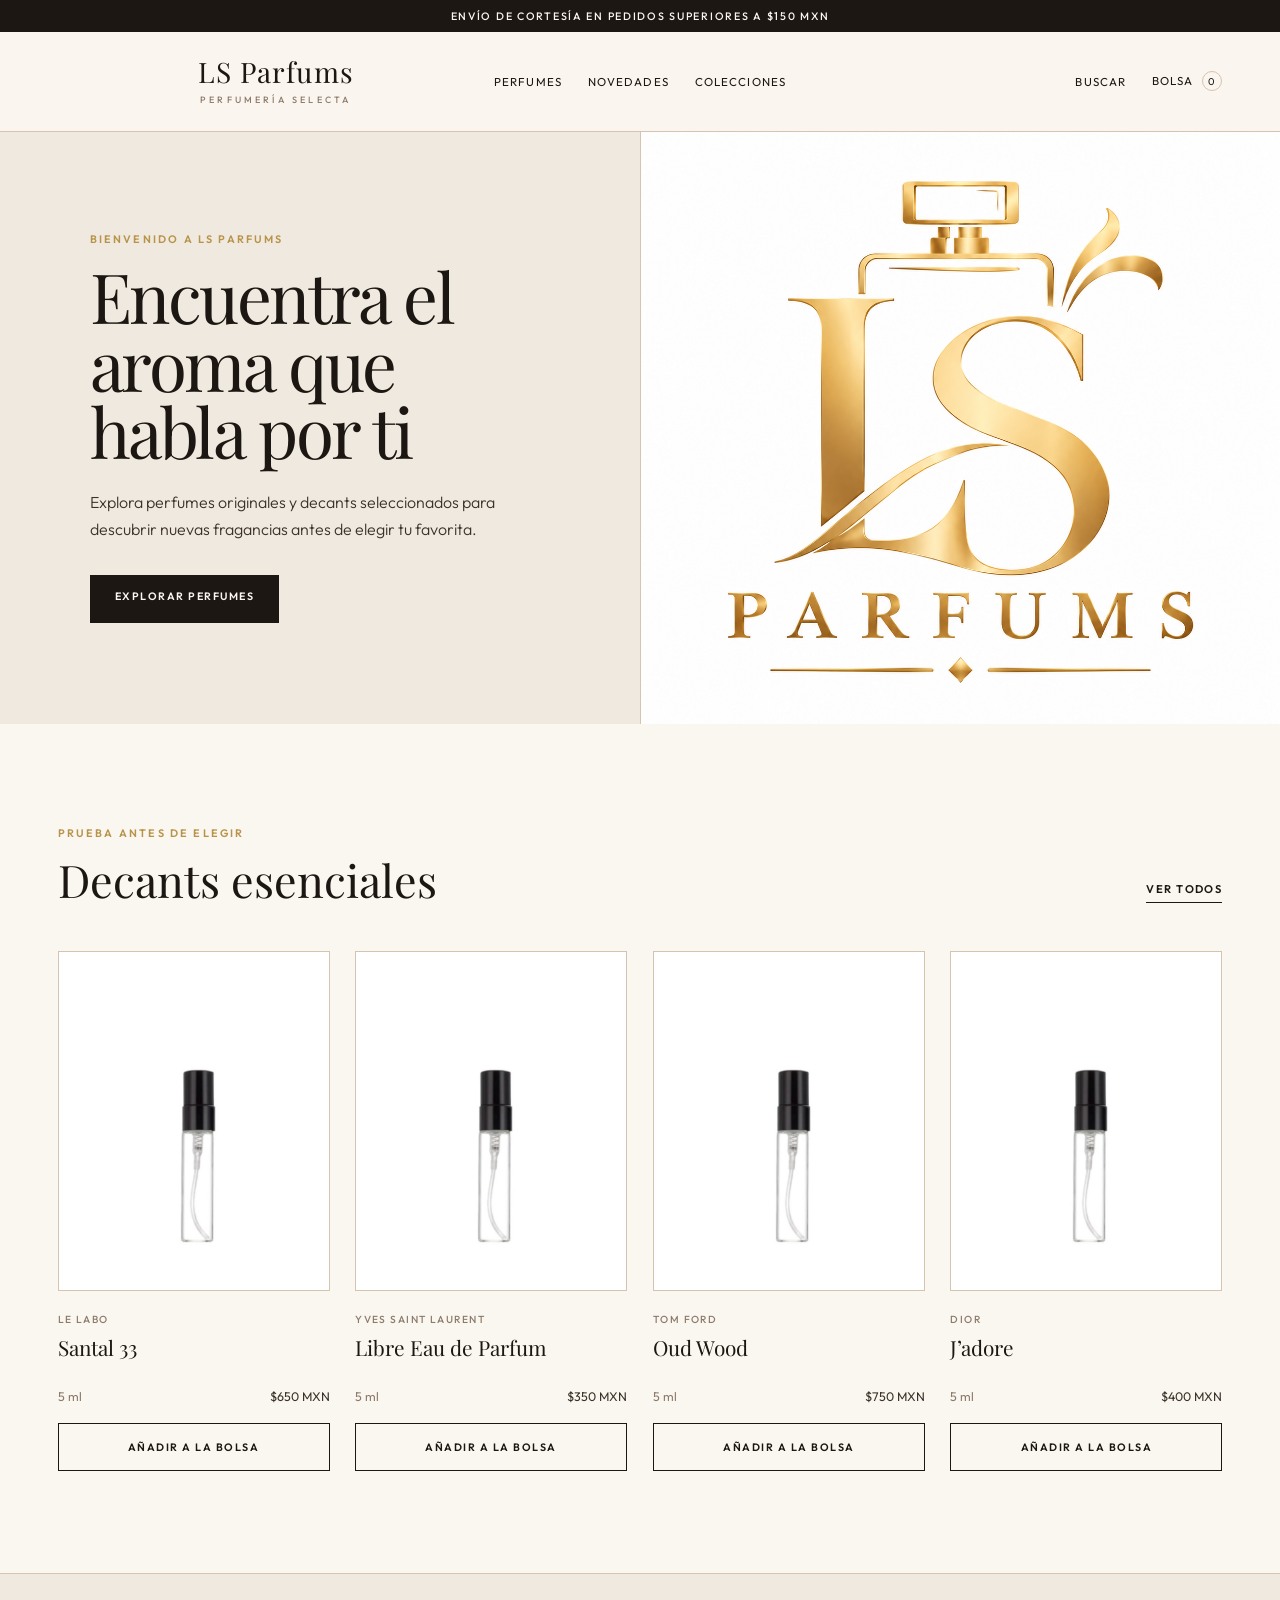
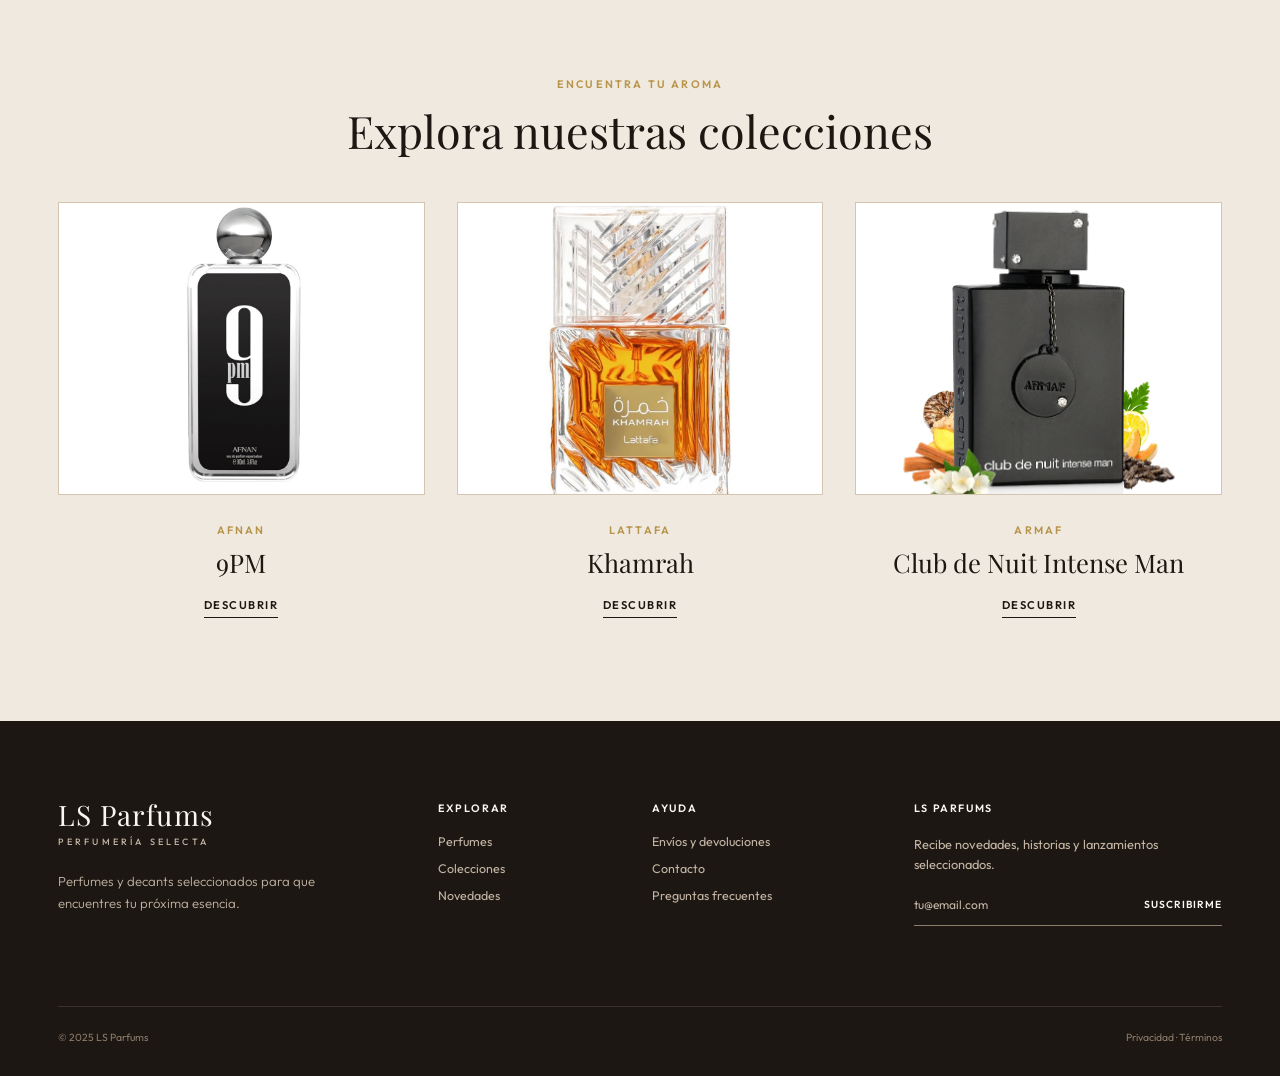
<file: index.html>
<!doctype html>
<html lang="es">

  <head>
    <meta charset="UTF-8" />
    <meta name="viewport" content="width=device-width, initial-scale=1.0" />
    <meta name="description" content="LS Parfums: perfumes originales, decants y fragancias árabes. Precios en pesos mexicanos." />
    <title>Inicio | LS Parfums</title>
    <link rel="stylesheet" href="css/estilos.css" />
    
  </head>
  <body>
    <div class="page-shell">
      
    <div class="announcement">Envío de cortesía en pedidos superiores a $150 MXN</div>
    <header class="site-header">
      <a class="text-control mobile-only" href="catalogo.html">Catálogo</a>
      <a class="brand-mark" href="index.html" aria-label="LS Parfums, inicio">
          <span class="brand-mark__name">LS Parfums</span>
          <span class="brand-mark__tagline">Perfumería selecta</span>
        </a>

      <nav class="main-nav" id="main-nav" aria-label="Navegación principal">
        <a href="catalogo.html">Perfumes</a>
        <a href="catalogo.html">Novedades</a>
        <a href="index.html#colecciones">Colecciones</a>
      </nav>

      <div class="header-actions">
        <button class="text-control" type="button" disabled>Buscar</button>
        <button class="bag-control" type="button" disabled>Bolsa <span>0</span></button>
      </div>
    </header>
      
    <main>
      <section class="hero">
        <div class="hero__copy">
          <p class="eyebrow">Bienvenido a LS Parfums</p>
          <h1>Encuentra el aroma que habla por ti</h1>
          <p class="hero__description">Explora perfumes originales y decants seleccionados para descubrir nuevas fragancias antes de elegir tu favorita.</p>
          <a class="primary-button" href="catalogo.html">Explorar perfumes</a>
        </div>
        
            <div class="image-placeholder image-placeholder--tall">
              
              <img src="imagenes/logotipoLS.png" alt="Imagen principal de campaña" fetchpriority="high" />
              <span>Imagen principal de campaña</span>
            </div>
      </section>

      <section class="section section--products" id="decants">
        <div class="section-heading">
          <div><p class="eyebrow">Prueba antes de elegir</p><h2>Decants esenciales</h2></div>
          <a class="underlined-button" href="catalogo.html">Ver todos</a>
        </div>
        <div class="product-grid">
          
          <article class="product-card">
            
            <div class="image-placeholder">
              <img src="imagenes/decant 5ml.jpg" alt="Imagen de Santal 33" loading="lazy" />
              <span>Imagen de Santal 33</span>
            </div>
            <div class="product-card__copy">
              <p class="product-card__house">Le Labo</p>
              <h3>Santal 33</h3>
              <div class="product-card__meta"><span>5 ml</span><span>$650 MXN</span></div>
              <button class="outline-button" type="button" disabled>Añadir a la bolsa</button>
            </div>
          </article>

          <article class="product-card">
            
            <div class="image-placeholder">
              <img src="imagenes/decant 5ml.jpg" alt="Imagen de Libre Eau de Parfum" loading="lazy" />
              <span>Imagen de Libre Eau de Parfum</span>
            </div>
            <div class="product-card__copy">
              <p class="product-card__house">Yves Saint Laurent</p>
              <h3>Libre Eau de Parfum</h3>
              <div class="product-card__meta"><span>5 ml</span><span>$350 MXN</span></div>
              <button class="outline-button" type="button" disabled>Añadir a la bolsa</button>
            </div>
          </article>

          <article class="product-card">
            
            <div class="image-placeholder">
              <img src="imagenes/decant 5ml.jpg" alt="Imagen de Oud Wood" loading="lazy" />
              <span>Imagen de Oud Wood</span>
            </div>
            <div class="product-card__copy">
              <p class="product-card__house">Tom Ford</p>
              <h3>Oud Wood</h3>
              <div class="product-card__meta"><span>5 ml</span><span>$750 MXN</span></div>
              <button class="outline-button" type="button" disabled>Añadir a la bolsa</button>
            </div>
          </article>

          <article class="product-card">
            
            <div class="image-placeholder">
              <img src="imagenes/decant 5ml.jpg" alt="Imagen de J’adore" loading="lazy" />
              <span>Imagen de J’adore</span>
            </div>
            <div class="product-card__copy">
              <p class="product-card__house">Dior</p>
              <h3>J’adore</h3>
              <div class="product-card__meta"><span>5 ml</span><span>$400 MXN</span></div>
              <button class="outline-button" type="button" disabled>Añadir a la bolsa</button>
            </div>
          </article>
        </div>
      </section>
      <section class="section section--collections" id="colecciones">
        <div class="section-heading section-heading--centered">
          <div><p class="eyebrow">Encuentra tu aroma</p><h2>Explora nuestras colecciones</h2></div>
        </div>
        <div class="collection-grid">
          
          <article class="collection-card">
            <div class="image-placeholder">
              <img src="imagenes/afnan9PM.jpg" alt="Imagen de 9PM" loading="lazy" />
              <span>Imagen de 9PM</span>
            </div>
            <p class="eyebrow">Afnan</p>
            <h3>9PM</h3>
            <button class="underlined-button" type="button" disabled>Descubrir</button>
          </article>

          <article class="collection-card">
            
            <div class="image-placeholder">
              <img src="imagenes/lattafakhamra.jpg" alt="Imagen de Khamrah" loading="lazy" />
              <span>Imagen de Khamrah</span>
            </div>
            <p class="eyebrow">Lattafa</p>
            <h3>Khamrah</h3>
            <button class="underlined-button" type="button" disabled>Descubrir</button>
          </article>

          <article class="collection-card">
            <div class="image-placeholder">
              <img src="imagenes/club de nuite intense man.webp" alt="Imagen de Club de Nuit Intense Man" loading="lazy" />
              <span>Imagen de Club de Nuit Intense Man</span>
            </div>
            <p class="eyebrow">Armaf</p>
            <h3>Club de Nuit Intense Man</h3>
            <button class="underlined-button" type="button" disabled>Descubrir</button>
          </article>
        </div>
      </section>
    </main>
      
    <footer class="site-footer">
      <div class="footer-intro">
        <a class="brand-mark" href="index.html" aria-label="LS Parfums, inicio">
          <span class="brand-mark__name">LS Parfums</span>
          <span class="brand-mark__tagline">Perfumería selecta</span>
        </a>
        <p>Perfumes y decants seleccionados para que encuentres tu próxima esencia.</p>
      </div>
      <div class="footer-column">
        <p class="footer-title">Explorar</p>
        <a href="catalogo.html">Perfumes</a>
        <a href="index.html#colecciones">Colecciones</a>
        <a href="catalogo.html">Novedades</a>
      </div>

      <div class="footer-column">
        <p class="footer-title">Ayuda</p>
        <button type="button" disabled>Envíos y devoluciones</button>
        <button type="button" disabled>Contacto</button>
        <button type="button" disabled>Preguntas frecuentes</button>
      </div>

      <div class="footer-newsletter">
        <p class="footer-title">LS Parfums</p>
        <p>Recibe novedades, historias y lanzamientos seleccionados.</p>
        <div class="newsletter-field">
          <span>tu@email.com</span>
          <button type="button" disabled>Suscribirme</button>
        </div>
      </div>

      <div class="footer-bottom">
        <span>© 2025 LS Parfums</span>
        <span>Privacidad · Términos</span>
      </div>
    </footer>
    </div>
    
    
    
    
    
  </body>
</html>
</file>
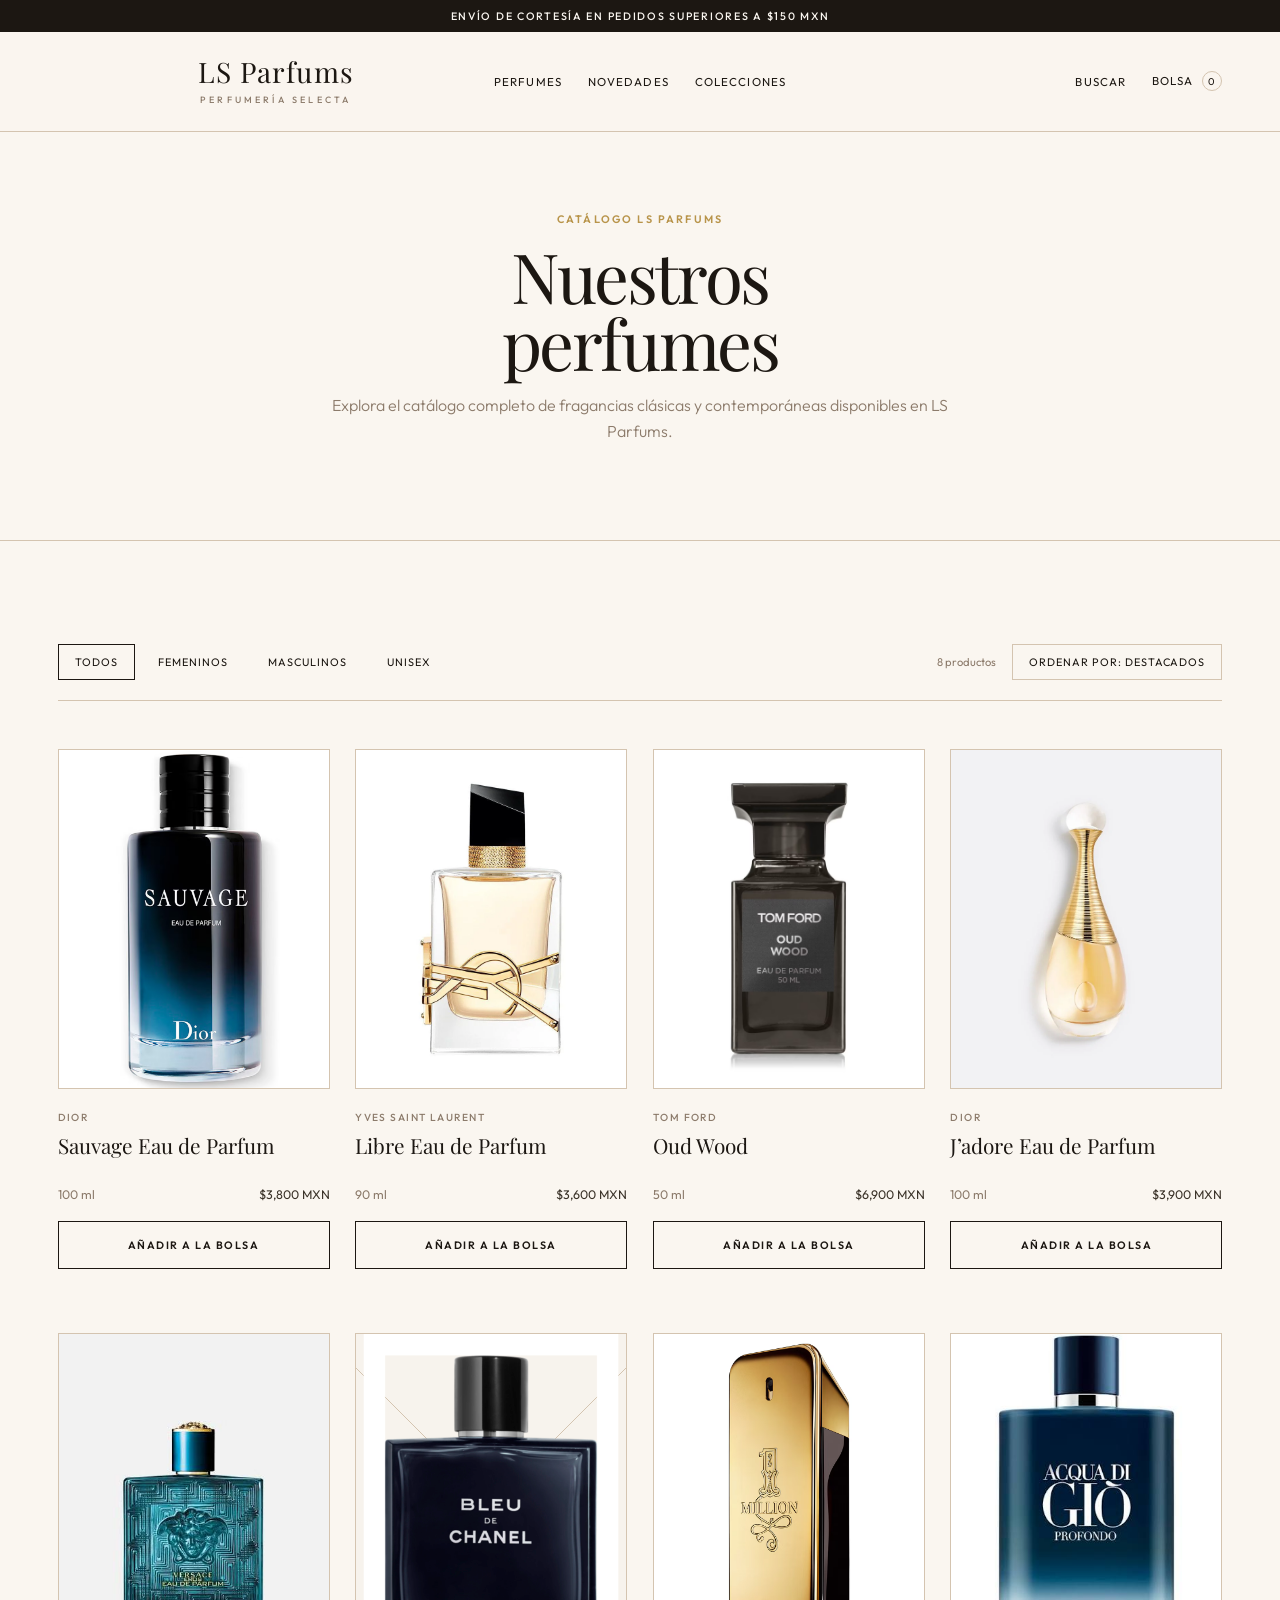
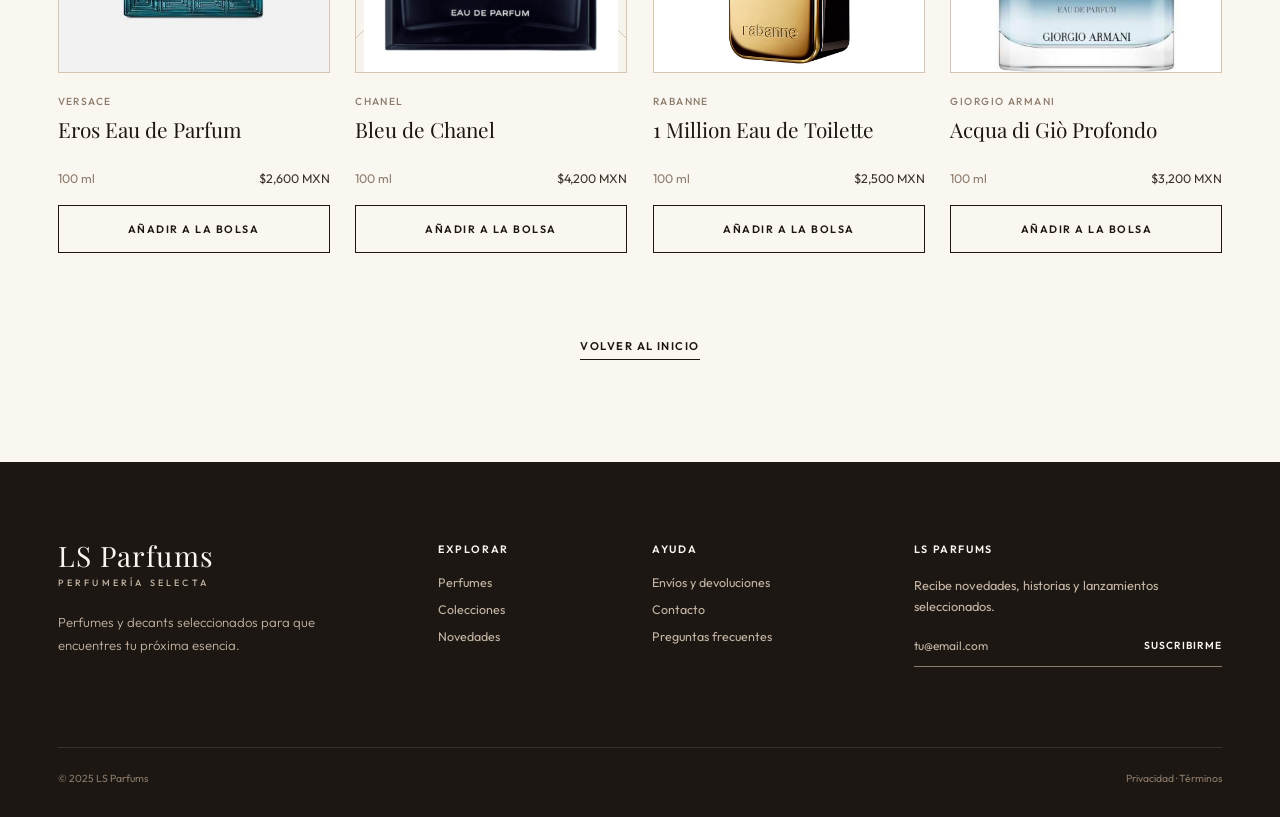
<file: catalogo.html>
<!doctype html>
<html lang="es">
  <head>
    <meta charset="UTF-8" />
    <meta name="viewport" content="width=device-width, initial-scale=1.0" />
    <meta name="description" content="LS Parfums: perfumes originales, decants y fragancias árabes. Precios en pesos mexicanos." />
    <title>Catálogo | LS Parfums</title>
    <link rel="stylesheet" href="css/estilos.css" />
    
  </head>
  <body>
    <div class="page-shell">
      
    <div class="announcement">Envío de cortesía en pedidos superiores a $150 MXN</div>
    <header class="site-header">
      <a class="text-control mobile-only" href="index.html">Inicio</a>
      <a class="brand-mark" href="index.html" aria-label="LS Parfums, inicio">
          <span class="brand-mark__name">LS Parfums</span>
          <span class="brand-mark__tagline">Perfumería selecta</span>
        </a>
      <nav class="main-nav" id="main-nav" aria-label="Navegación principal">
        <a href="catalogo.html">Perfumes</a>
        <a href="catalogo.html">Novedades</a>
        <a href="index.html#colecciones">Colecciones</a>
      </nav>
      <div class="header-actions">
        <button class="text-control" type="button" disabled>Buscar</button>
        <button class="bag-control" type="button" disabled>Bolsa <span>0</span></button>
      </div>
    </header>
      
    <main>
      <section class="catalog-intro">
        <p class="eyebrow">Catálogo LS Parfums</p>
        <h1>Nuestros perfumes</h1>
        <p>Explora el catálogo completo de fragancias clásicas y contemporáneas disponibles en LS Parfums.</p>
      </section>
      <section class="catalog" id="productos">
        <div class="catalog-toolbar">
          <div class="filters" aria-label="Filtros de productos">
            <button class="is-active" type="button" disabled>Todos</button>
            <button class="" type="button" disabled>Femeninos</button>
            <button class="" type="button" disabled>Masculinos</button>
            <button class="" type="button" disabled>Unisex</button>
          </div>
          <div class="catalog-sort">
            <span>8 productos</span>
            <button type="button" disabled>Ordenar por: Destacados</button>
          </div>
        </div>
        
        <div class="product-grid product-grid--catalog">
          
          <article class="product-card">
            
            <div class="image-placeholder">
              <img src="imagenes/sauvage eau de parfum.avif" alt="Imagen de Sauvage Eau de Parfum" loading="lazy" />
              <span>Imagen de Sauvage Eau de Parfum</span>
            </div>

            <div class="product-card__copy">
              <p class="product-card__house">Dior</p>
              <h3>Sauvage Eau de Parfum</h3>
              <div class="product-card__meta"><span>100 ml</span><span>$3,800 MXN</span></div>
              <button class="outline-button" type="button" disabled>Añadir a la bolsa</button>
            </div>
          </article>

          <article class="product-card">
            
            <div class="image-placeholder">
              <img src="imagenes/libre eau de parfum.webp" alt="Imagen de Libre Eau de Parfum" loading="lazy" />
              <span>Imagen de Libre Eau de Parfum</span>
            </div>

            <div class="product-card__copy">
              <p class="product-card__house">Yves Saint Laurent</p>
              <h3>Libre Eau de Parfum</h3>
              <div class="product-card__meta"><span>90 ml</span><span>$3,600 MXN</span></div>
              <button class="outline-button" type="button" disabled>Añadir a la bolsa</button>
            </div>
          </article>

          <article class="product-card">
            
            <div class="image-placeholder">
              <img src="imagenes/oud wood.avif" alt="Imagen de Oud Wood" loading="lazy" />
              <span>Imagen de Oud Wood</span>
            </div>
            <div class="product-card__copy">
              <p class="product-card__house">Tom Ford</p>
              <h3>Oud Wood</h3>
              <div class="product-card__meta"><span>50 ml</span><span>$6,900 MXN</span></div>
              <button class="outline-button" type="button" disabled>Añadir a la bolsa</button>
            </div>
          </article>

          <article class="product-card">
            
            <div class="image-placeholder">
              <img src="imagenes/jadore eau de parfum.webp" alt="Imagen de J’adore Eau de Parfum" loading="lazy" />
              <span>Imagen de J’adore Eau de Parfum</span>
            </div>
            <div class="product-card__copy">
              <p class="product-card__house">Dior</p>
              <h3>J’adore Eau de Parfum</h3>
              <div class="product-card__meta"><span>100 ml</span><span>$3,900 MXN</span></div>
              <button class="outline-button" type="button" disabled>Añadir a la bolsa</button>
            </div>
          </article>

          <article class="product-card">
            
            <div class="image-placeholder">
              <img src="imagenes/eros eau de parfum.jpg" alt="Imagen de Eros Eau de Parfum" loading="lazy" />
              <span>Imagen de Eros Eau de Parfum</span>
            </div>
            <div class="product-card__copy">
              <p class="product-card__house">Versace</p>
              <h3>Eros Eau de Parfum</h3>
              <div class="product-card__meta"><span>100 ml</span><span>$2,600 MXN</span></div>
              <button class="outline-button" type="button" disabled>Añadir a la bolsa</button>
            </div>
          </article>

          <article class="product-card">
            
            <div class="image-placeholder">
              <img src="imagenes/bleu de chanel.webp" alt="Imagen de Bleu de Chanel" loading="lazy" />
              <span>Imagen de Bleu de Chanel</span>
            </div>
            <div class="product-card__copy">
              <p class="product-card__house">Chanel</p>
              <h3>Bleu de Chanel</h3>
              <div class="product-card__meta"><span>100 ml</span><span>$4,200 MXN</span></div>
              <button class="outline-button" type="button" disabled>Añadir a la bolsa</button>
            </div>
          </article>

          <article class="product-card">
            
            <div class="image-placeholder">
              <img src="imagenes/1 million eau de toilette.avif" alt="Imagen de 1 Million Eau de Toilette" loading="lazy" />
              <span>Imagen de 1 Million Eau de Toilette</span>
            </div>
            <div class="product-card__copy">
              <p class="product-card__house">Rabanne</p>
              <h3>1 Million Eau de Toilette</h3>
              <div class="product-card__meta"><span>100 ml</span><span>$2,500 MXN</span></div>
              <button class="outline-button" type="button" disabled>Añadir a la bolsa</button>
            </div>
          </article>

          <article class="product-card">
            
            <div class="image-placeholder">
              <img src="imagenes/acqua di gio profondo.jpg" alt="Imagen de Acqua di Giò Profondo" loading="lazy" />
              <span>Imagen de Acqua di Giò Profondo</span>
            </div>
            <div class="product-card__copy">
              <p class="product-card__house">Giorgio Armani</p>
              <h3>Acqua di Giò Profondo</h3>
              <div class="product-card__meta"><span>100 ml</span><span>$3,200 MXN</span></div>
              <button class="outline-button" type="button" disabled>Añadir a la bolsa</button>
            </div>
          </article>
        </div>
        
        <a class="back-button" href="index.html">Volver al inicio</a>
      </section>
    </main>
      
    <footer class="site-footer">
      <div class="footer-intro">
        <a class="brand-mark" href="index.html" aria-label="LS Parfums, inicio">
          <span class="brand-mark__name">LS Parfums</span>
          <span class="brand-mark__tagline">Perfumería selecta</span>
        </a>
        <p>Perfumes y decants seleccionados para que encuentres tu próxima esencia.</p>
      </div>
      <div class="footer-column">
        <p class="footer-title">Explorar</p>
        <a href="catalogo.html">Perfumes</a>
        <a href="index.html#colecciones">Colecciones</a>
        <a href="catalogo.html">Novedades</a>
      </div>
      <div class="footer-column">
        <p class="footer-title">Ayuda</p>
        <button type="button" disabled>Envíos y devoluciones</button>
        <button type="button" disabled>Contacto</button>
        <button type="button" disabled>Preguntas frecuentes</button>
      </div>
      <div class="footer-newsletter">
        <p class="footer-title">LS Parfums</p>
        <p>Recibe novedades, historias y lanzamientos seleccionados.</p>
        <div class="newsletter-field">
          <span>tu@email.com</span>
          <button type="button" disabled>Suscribirme</button>
        </div>
      </div>
      <div class="footer-bottom">
        <span>© 2025 LS Parfums</span>
        <span>Privacidad · Términos</span>
      </div>
    </footer>
    </div>
    
    
    
    
    
  </body>
</html>
</file>
<file: css/estilos.css>
@import url('https://fonts.googleapis.com/css2?family=Playfair+Display:ital,wght@0,400;0,500;0,600;1,400&family=Outfit:wght@300;400;500;600&display=swap');

:root {
  --color-cream: #faf6f0;
  --color-cream-dark: #f0e9df;
  --color-gold: #b8944a;
  --color-gold-light: #d4af6a;
  --color-gold-muted: #e8d5aa;
  --color-charcoal: #1c1712;
  --color-charcoal-soft: #3a3228;
  --color-stone: #8c7b6b;
  --color-stone-light: #c4b5a5;
  --color-wire: #d4c4b0;
  --font-display: 'Playfair Display', Georgia, serif;
  --font-body: 'Outfit', system-ui, sans-serif;
}

:root {
  font-family: var(--font-body);
  color: var(--color-charcoal);
  background: var(--color-cream);
  font-synthesis: none;
}

*,
*::before,
*::after {
  box-sizing: border-box;
}

html {
  scroll-behavior: smooth;
}

body {
  margin: 0;
  min-width: 320px;
  background: var(--color-cream);
}

button {
  color: inherit;
  font: inherit;
}

button:focus-visible {
  outline: 2px solid var(--color-gold);
  outline-offset: 3px;
}

.page-shell {
  min-height: 100vh;
  overflow: hidden;
}

.announcement {
  padding: 0.55rem 1.5rem;
  color: var(--color-cream);
  background: var(--color-charcoal);
  font-size: 0.67rem;
  font-weight: 500;
  letter-spacing: 0.16em;
  text-align: center;
  text-transform: uppercase;
}

.site-header {
  position: relative;
  z-index: 10;
  display: grid;
  grid-template-columns: 1fr auto 1fr;
  align-items: center;
  min-height: 6.25rem;
  padding: 0 4.5vw;
  border-bottom: 1px solid var(--color-wire);
  background: color-mix(in srgb, var(--color-cream) 94%, transparent);
}

.brand-mark {
  display: flex;
  flex-direction: column;
  align-items: center;
  line-height: 1;
}

.brand-mark__name {
  font-family: var(--font-display);
  font-size: clamp(1.45rem, 2.2vw, 2rem);
  letter-spacing: 0.04em;
}

.brand-mark__tagline {
  margin-top: 0.5rem;
  color: var(--color-stone);
  font-size: 0.57rem;
  font-weight: 500;
  letter-spacing: 0.35em;
  text-transform: uppercase;
}

.main-nav,
.header-actions {
  display: flex;
  align-items: center;
  gap: clamp(1rem, 2vw, 2rem);
}

.main-nav a,
.text-control,
.bag-control {
  padding: 0.35rem 0;
  border: 0;
  background: transparent;
  font-size: 0.72rem;
  letter-spacing: 0.1em;
  text-transform: uppercase;
  cursor: pointer;
}

.main-nav a {
  position: relative;
}

.main-nav a::after {
  position: absolute;
  right: 0;
  bottom: 0;
  left: 0;
  height: 1px;
  background: var(--color-gold);
  content: '';
  transform: scaleX(0);
  transition: transform 180ms ease;
}

.main-nav a:hover::after {
  transform: scaleX(1);
}

.header-actions {
  justify-content: flex-end;
}

.bag-control span {
  display: inline-grid;
  width: 1.3rem;
  height: 1.3rem;
  margin-left: 0.3rem;
  place-items: center;
  border: 1px solid var(--color-wire);
  border-radius: 50%;
  font-size: 0.62rem;
}
.mobile-only {
  display: none;
}

.hero {
  display: grid;
  grid-template-columns: 50% 50%;
  min-height: 37rem;
  background: var(--color-cream-dark);
}

.hero__copy {
  display: flex;
  flex-direction: column;
  align-items: flex-start;
  justify-content: center;
  padding: clamp(3rem, 7vw, 7rem);
}

.eyebrow {
  margin: 0 0 1rem;
  color: var(--color-gold);
  font-size: 0.68rem;
  font-weight: 600;
  letter-spacing: 0.2em;
  text-transform: uppercase;
}

h1,
h2,
h3,
p {
  margin-top: 0;
}

h1,
h2,
h3 {
  font-family: var(--font-display);
  font-weight: 400;
}

h1 {
  max-width: 10ch;
  margin-bottom: 1.5rem;
  font-size: clamp(3rem, 5.4vw, 5.7rem);
  line-height: 0.98;
  letter-spacing: -0.035em;
}

h2 {
  margin-bottom: 0;
  font-size: clamp(2.2rem, 3.5vw, 3.7rem);
  line-height: 1.05;
}

h3 {
  font-size: 1.3rem;
}

.hero__description {
  max-width: 29rem;
  margin-bottom: 2rem;
  color: var(--color-charcoal-soft);
  font-size: 1rem;
  font-weight: 300;
  line-height: 1.7;
}

.primary-button,
.outline-button {
  min-height: 3rem;
  padding: 0.8rem 1.5rem;
  border: 1px solid var(--color-charcoal);
  font-size: 0.67rem;
  font-weight: 600;
  letter-spacing: 0.14em;
  text-transform: uppercase;
  cursor: pointer;
  transition: color 180ms ease, background 180ms ease;
}

.primary-button {
  color: var(--color-cream);
  background: var(--color-charcoal);
}

.primary-button:hover {
  color: var(--color-charcoal);
  background: transparent;
}

.image-placeholder {
  position: relative;
  display: grid;
  width: 100%;
  aspect-ratio: 4 / 5;
  overflow: hidden;
  place-items: center;
  border: 1px solid var(--color-wire);
  background: linear-gradient(135deg, transparent calc(50% - 0.5px), var(--color-wire) 50%, transparent calc(50% + 0.5px)),
    linear-gradient(45deg, transparent calc(50% - 0.5px), var(--color-wire) 50%, transparent calc(50% + 0.5px)),
    color-mix(in srgb, var(--color-cream-dark) 55%, white);
}

.image-placeholder--tall {
  height: 100%;
  min-height: 37rem;
  aspect-ratio: auto;
  border-width: 0 0 0 1px;
}

.image-placeholder span {
  position: relative;
  z-index: 1;
  padding: 0.7rem 1rem;
  border: 1px solid var(--color-wire);
  color: var(--color-stone);
  background: var(--color-cream);
  font-size: 0.62rem;
  letter-spacing: 0.13em;
  text-transform: uppercase;
}

.section,
.catalog {
  padding: clamp(4rem, 8vw, 8rem) 4.5vw;
}

.section-heading {
  display: flex;
  align-items: flex-end;
  justify-content: space-between;
  margin-bottom: 3rem;
}

.section-heading--centered {
  justify-content: center;
  text-align: center;
}

.underlined-button,
.back-button {
  padding: 0.35rem 0;
  border: 0;
  border-bottom: 1px solid var(--color-charcoal);
  background: transparent;
  font-size: 0.7rem;
  font-weight: 600;
  letter-spacing: 0.13em;
  text-transform: uppercase;
  cursor: pointer;
}

.product-grid {
  display: grid;
  grid-template-columns: repeat(4, minmax(0, 1fr));
  gap: clamp(1rem, 2vw, 2rem);
}

.product-card {
  min-width: 0;
}

.product-card__copy {
  padding: 1.35rem 0 0;
}

.product-card__house {
  margin-bottom: 0.45rem;
  color: var(--color-stone);
  font-size: 0.64rem;
  font-weight: 500;
  letter-spacing: 0.14em;
  text-transform: uppercase;
}

.product-card h3 {
  min-height: 2.8rem;
  margin-bottom: 0.7rem;
}

.product-card__meta {
  display: flex;
  justify-content: space-between;
  margin-bottom: 1.2rem;
  color: var(--color-charcoal-soft);
  font-size: 0.78rem;
}

.product-card__meta span:first-child {
  color: var(--color-stone);
}

.outline-button {
  width: 100%;
  background: transparent;
}

.outline-button:hover {
  color: var(--color-cream);
  background: var(--color-charcoal);
}

.section--collections {
  border-top: 1px solid var(--color-wire);
  background: var(--color-cream-dark);
}

.collection-grid {
  display: grid;
  grid-template-columns: repeat(3, minmax(0, 1fr));
  gap: clamp(1rem, 2.5vw, 2.5rem);
}

.collection-card {
  text-align: center;
}

.collection-card .image-placeholder {
  aspect-ratio: 5 / 4;
  margin-bottom: 1.7rem;
}

.collection-card .eyebrow {
  margin-bottom: 0.55rem;
}

.collection-card h3 {
  margin-bottom: 0.8rem;
  font-size: clamp(1.5rem, 2vw, 2.2rem);
}

.catalog-intro {
  display: flex;
  min-height: 22rem;
  padding: 5rem 4.5vw;
  flex-direction: column;
  align-items: center;
  justify-content: center;
  border-bottom: 1px solid var(--color-wire);
  text-align: center;
}

.catalog-intro h1 {
  margin-bottom: 1rem;
}

.catalog-intro > p:last-child {
  max-width: 40rem;
  color: var(--color-stone);
  font-weight: 300;
  line-height: 1.6;
}

.catalog-toolbar {
  display: flex;
  align-items: center;
  justify-content: space-between;
  margin-bottom: 3rem;
  padding-bottom: 1.25rem;
  border-bottom: 1px solid var(--color-wire);
}

.filters {
  display: flex;
  gap: 0.4rem;
}

.filters button,
.catalog-sort button {
  padding: 0.65rem 1rem;
  border: 1px solid transparent;
  background: transparent;
  font-size: 0.68rem;
  letter-spacing: 0.09em;
  text-transform: uppercase;
  cursor: pointer;
}

.filters button.is-active {
  border-color: var(--color-charcoal);
}

.catalog-sort {
  display: flex;
  align-items: center;
  gap: 1rem;
}

.catalog-sort span {
  color: var(--color-stone);
  font-size: 0.7rem;
}

.catalog-sort button {
  border-color: var(--color-wire);
}

.product-grid--catalog {
  row-gap: 4rem;
}

.back-button {
  display: block;
  margin: 5rem auto 0;
}

.site-footer {
  display: grid;
  grid-template-columns: 1.4fr 0.7fr 0.9fr 1.3fr;
  gap: 3rem;
  padding: 5rem 4.5vw 2rem;
  color: var(--color-cream);
  background: var(--color-charcoal);
}

.site-footer .brand-mark {
  align-items: flex-start;
}

.site-footer .brand-mark__tagline,
.site-footer p,
.site-footer button {
  color: var(--color-stone-light);
}

.footer-intro > p {
  max-width: 18rem;
  margin: 1.5rem 0 0;
  font-size: 0.82rem;
  font-weight: 300;
  line-height: 1.7;
}

.footer-title {
  margin-bottom: 1.2rem;
  color: var(--color-cream) !important;
  font-size: 0.67rem;
  font-weight: 600;
  letter-spacing: 0.15em;
  text-transform: uppercase;
}

.footer-column {
  display: flex;
  flex-direction: column;
  align-items: flex-start;
}

.footer-column button {
  margin-bottom: 0.75rem;
  padding: 0;
  border: 0;
  background: transparent;
  font-size: 0.78rem;
  cursor: pointer;
}

.footer-newsletter > p:not(.footer-title) {
  font-size: 0.8rem;
  line-height: 1.6;
}

.newsletter-field {
  display: flex;
  align-items: center;
  justify-content: space-between;
  margin-top: 1.4rem;
  padding-bottom: 0.8rem;
  border-bottom: 1px solid var(--color-stone);
}

.newsletter-field span {
  color: var(--color-stone-light);
  font-size: 0.75rem;
}

.newsletter-field button {
  padding: 0;
  border: 0;
  color: var(--color-cream);
  background: transparent;
  font-size: 0.64rem;
  font-weight: 600;
  letter-spacing: 0.1em;
  text-transform: uppercase;
  cursor: pointer;
}

.footer-bottom {
  display: flex;
  grid-column: 1 / -1;
  justify-content: space-between;
  margin-top: 2rem;
  padding-top: 1.5rem;
  border-top: 1px solid var(--color-charcoal-soft);
  color: var(--color-stone);
  font-size: 0.65rem;
}

@media (max-width: 900px) {
  .site-header {
    grid-template-columns: 1fr auto 1fr;
    min-height: 5.4rem;
  }

  .main-nav {
    display: none;
  }

  .mobile-only {
    display: block;
    justify-self: start;
  }

  .text-control {
    display: none;
  }

  .hero {
    grid-template-columns: 1fr 1fr;
  }

  .hero__copy {
    padding: 3rem;
  }

  .product-grid {
    grid-template-columns: repeat(2, minmax(0, 1fr));
    row-gap: 3.5rem;
  }

  .site-footer {
    grid-template-columns: 1.3fr 1fr 1fr;
  }

  .footer-newsletter {
    grid-column: 1 / -1;
  }
}

@media (max-width: 640px) {
  .announcement {
    font-size: 0.57rem;
  }

  .site-header {
    padding: 0 1rem;
  }

  .hero {
    display: flex;
    flex-direction: column;
  }

  .hero__copy {
    min-height: 31rem;
    padding: 4rem 1.25rem;
  }

  .hero .image-placeholder {
    min-height: 27rem;
    border-width: 1px 0 0;
  }

  .section,
  .catalog {
    padding: 4.5rem 1rem;
  }

  .section-heading {
    align-items: flex-start;
    flex-direction: column;
    gap: 1.5rem;
  }

  .section-heading--centered {
    align-items: center;
  }

  .product-grid {
    gap: 3rem 0.75rem;
  }

  .product-card h3 {
    font-size: 1.05rem;
  }

  .image-placeholder span {
    max-width: 80%;
    text-align: center;
  }

  .collection-grid {
    grid-template-columns: 1fr;
    gap: 3.5rem;
  }

  .catalog-intro {
    padding-inline: 1rem;
  }

  .catalog-toolbar {
    align-items: stretch;
    flex-direction: column;
    gap: 1rem;
  }

  .filters {
    overflow-x: auto;
  }

  .filters button {
    white-space: nowrap;
  }

  .catalog-sort {
    justify-content: space-between;
  }

  .site-footer {
    grid-template-columns: 1fr 1fr;
    padding: 4rem 1.25rem 2rem;
  }

  .footer-intro,
  .footer-newsletter {
    grid-column: 1 / -1;
  }

  .footer-bottom {
    flex-direction: column;
    gap: 0.6rem;
  }
}

/* Adaptación del mismo layout a HTML sin React ni Tailwind. */
[hidden] {
  display: none !important;
}

a {
  color: inherit;
  text-decoration: none;
}

input,
select {
  font: inherit;
}

a:focus-visible,
input:focus-visible,
select:focus-visible {
  outline: 2px solid var(--color-gold);
  outline-offset: 3px;
}

.primary-button,
.underlined-button {
  display: inline-block;
}

.back-button {
  width: fit-content;
}

.image-placeholder img {
  position: absolute;
  inset: 0;
  width: 100%;
  height: 100%;
  object-fit: cover;
}

.image-placeholder img:not([src]),
.image-placeholder img[src=""],
.image-placeholder.image-failed img {
  display: none;
}

.image-placeholder:has(img[src]:not([src=""])):not(.image-failed) span {
  display: none;
}

.footer-column a {
  margin-bottom: 0.75rem;
  color: var(--color-stone-light);
  font-size: 0.78rem;
}

button:disabled {
  cursor: default;
}

.outline-button:disabled:hover {
  color: inherit;
  background: transparent;
}

@media (max-width: 900px) {
  .site-header .mobile-only {
    display: block;
  }

}
</file>
